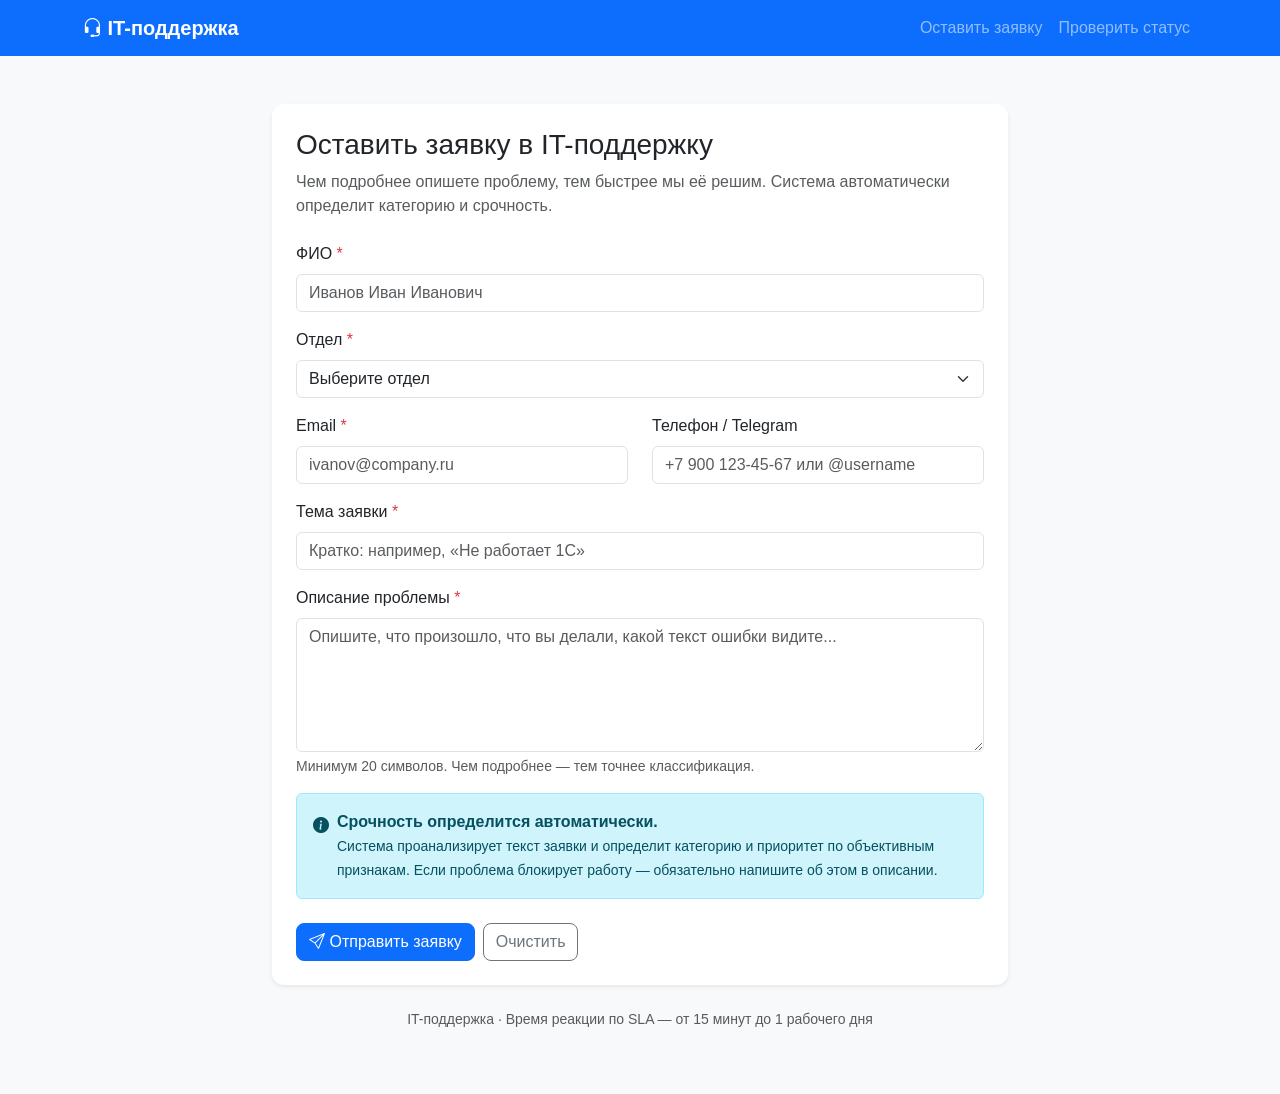
<file: index.html>
<!DOCTYPE html>
<html lang="ru">
<head>
  <meta charset="UTF-8">
  <meta name="viewport" content="width=device-width, initial-scale=1.0">
  <title>IT-поддержка — Оставить заявку</title>

  <!-- Bootstrap 5 через CDN -->
  <link href="https://cdn.jsdelivr.net/npm/bootstrap@5.3.3/dist/css/bootstrap.min.css" rel="stylesheet">
  <!-- Иконки Bootstrap -->
  <link href="https://cdn.jsdelivr.net/npm/bootstrap-icons@1.11.3/font/bootstrap-icons.css" rel="stylesheet">
  <!-- Свои стили -->
  <link rel="stylesheet" href="css/style.css">
</head>
<body class="bg-light">

  <!-- Навигация -->
  <nav class="navbar navbar-expand-lg navbar-dark bg-primary">
    <div class="container">
      <a class="navbar-brand" href="index.html">
        <i class="bi bi-headset"></i> IT-поддержка
      </a>
      <div class="navbar-nav ms-auto">
        <a class="nav-link" href="index.html">Оставить заявку</a>
        <a class="nav-link" href="status.html">Проверить статус</a>
      </div>
    </div>
  </nav>

  <!-- Основной контент -->
  <div class="container my-5">
    <div class="row justify-content-center">
      <div class="col-lg-8">

        <div class="card shadow-sm">
          <div class="card-body p-4">

            <h1 class="h3 mb-2">Оставить заявку в IT-поддержку</h1>
            <p class="text-muted mb-4">
              Чем подробнее опишете проблему, тем быстрее мы её решим.
              Система автоматически определит категорию и срочность.
            </p>

            <form id="ticketForm" novalidate>

              <!-- ФИО -->
              <div class="mb-3">
                <label for="full_name" class="form-label">ФИО <span class="text-danger">*</span></label>
                <input type="text" class="form-control" id="full_name" name="full_name"
                       placeholder="Иванов Иван Иванович" required>
                <div class="invalid-feedback">Укажите ваше ФИО.</div>
              </div>

              <!-- Отдел -->
              <div class="mb-3">
                <label for="department" class="form-label">Отдел <span class="text-danger">*</span></label>
                <select class="form-select" id="department" name="department" required>
                  <option value="" selected disabled>Выберите отдел</option>
                  <option>Бухгалтерия</option>
                  <option>Отдел продаж</option>
                  <option>Маркетинг</option>
                  <option>Разработка</option>
                  <option>HR</option>
                  <option>Логистика</option>
                  <option>Другое</option>
                </select>
                <div class="invalid-feedback">Выберите отдел.</div>
              </div>

              <!-- Email и телефон -->
              <div class="row">
                <div class="col-md-6 mb-3">
                  <label for="email" class="form-label">Email <span class="text-danger">*</span></label>
                  <input type="email" class="form-control" id="email" name="email"
                         placeholder="ivanov@company.ru" required>
                  <div class="invalid-feedback">Укажите корректный email.</div>
                </div>
                <div class="col-md-6 mb-3">
                  <label for="phone" class="form-label">Телефон / Telegram</label>
                  <input type="text" class="form-control" id="phone" name="phone"
                         placeholder="+7 900 123-45-67 или @username">
                </div>
              </div>

              <!-- Тема -->
              <div class="mb-3">
                <label for="subject" class="form-label">Тема заявки <span class="text-danger">*</span></label>
                <input type="text" class="form-control" id="subject" name="subject"
                       placeholder="Кратко: например, «Не работает 1С»" required maxlength="120">
                <div class="invalid-feedback">Укажите тему заявки.</div>
              </div>

              <!-- Описание -->
              <div class="mb-3">
                <label for="description" class="form-label">Описание проблемы <span class="text-danger">*</span></label>
                <textarea class="form-control" id="description" name="description" rows="5"
                          placeholder="Опишите, что произошло, что вы делали, какой текст ошибки видите..."
                          required minlength="20"></textarea>
                <div class="form-text">Минимум 20 символов. Чем подробнее — тем точнее классификация.</div>
                <div class="invalid-feedback">Опишите проблему подробнее (минимум 20 символов).</div>
              </div>

              <!-- Подсказка о срочности -->
              <div class="alert alert-info d-flex align-items-start mb-4" role="alert">
              <i class="bi bi-info-circle-fill me-2 mt-1"></i>
                <div>
                  <strong>Срочность определится автоматически.</strong><br>
                   <span class="small">
                    Система проанализирует текст заявки и определит категорию и приоритет
                    по объективным признакам. Если проблема блокирует работу —
                    обязательно напишите об этом в описании.
                  </span>
                </div>
              </div>

           

              <!-- Кнопки -->
              <div class="d-flex gap-2">
                <button type="submit" class="btn btn-primary">
                  <i class="bi bi-send"></i> Отправить заявку
                </button>
                <button type="reset" class="btn btn-outline-secondary">Очистить</button>
              </div>

            </form>

          </div>
        </div>

        <p class="text-center text-muted mt-4 small">
          IT-поддержка · Время реакции по SLA — от 15 минут до 1 рабочего дня
        </p>

      </div>
    </div>
  </div>

  <!-- Bootstrap JS -->
  <script src="https://cdn.jsdelivr.net/npm/bootstrap@5.3.3/dist/js/bootstrap.bundle.min.js"></script>
  <!-- Логика формы -->
  <script src="js/form.js"></script>
</body>
</html>
</file>
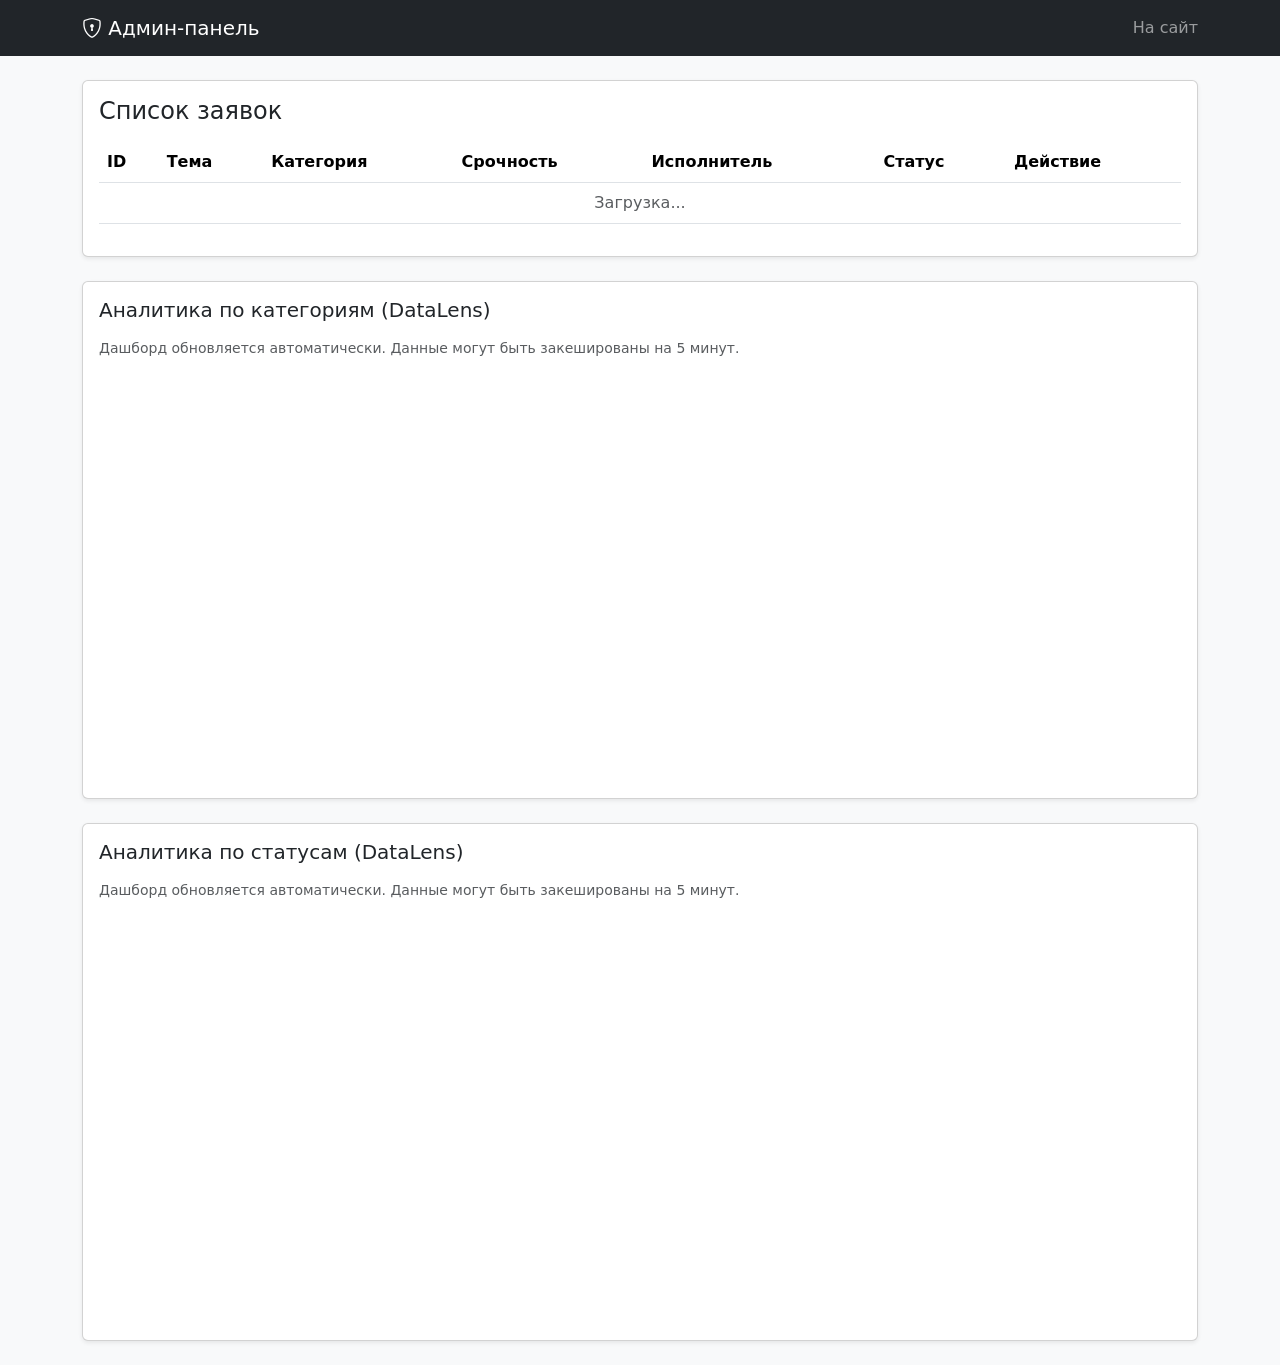
<file: adm.html>
<!DOCTYPE html>
<html lang="ru">
<head>
  <meta charset="UTF-8">
  <title>Админ-панель — IT-поддержка</title>
  <link href="https://cdn.jsdelivr.net/npm/bootstrap@5.3.3/dist/css/bootstrap.min.css" rel="stylesheet">
  <link href="https://cdn.jsdelivr.net/npm/bootstrap-icons@1.11.3/font/bootstrap-icons.css" rel="stylesheet">
</head>
<body class="bg-light">

<nav class="navbar navbar-dark bg-dark">
  <div class="container">
    <span class="navbar-brand"><i class="bi bi-shield-lock"></i> Админ-панель</span>
    <div class="navbar-nav ms-auto">
      <a class="nav-link" href="index.html">На сайт</a>
    </div>
  </div>
</nav>

<div class="container my-4">
  <div class="card shadow-sm">
    <div class="card-body">
      <h1 class="h4 mb-3">Список заявок</h1>
      <div class="table-responsive">
        <table class="table table-hover align-middle">
          <thead>
            <tr>
              <th>ID</th>
              <th>Тема</th>
              <th>Категория</th>
              <th>Срочность</th>
              <th>Исполнитель</th>
              <th>Статус</th>
              <th>Действие</th>
            </tr>
          </thead>
          <tbody id="ticketsTableBody">
            <tr><td colspan="7" class="text-center text-muted">Загрузка...</td></tr>
          </tbody>
        </table>
      </div>
    </div>
  </div>
    <!-- Карточка 2: Встроенная аналитика DataLens -->
    <div class="card shadow-sm mt-4">
      <div class="card-body">
        <h2 class="h5 mb-3">Аналитика по категориям (DataLens)</h2>
        <p class="text-muted small">
          Дашборд обновляется автоматически. Данные могут быть закешированы на 5 минут.
        </p>

          <iframe frameborder="0" src="https://datalens.yandex/s1ra9dco1enmb?_share_link=public&_embedded=1&_no_controls=1" width="100%" height="400px"></iframe>
       
      </div>
    </div>

 
    <!-- Карточка 3: Встроенная аналитика DataLens -->
    <div class="card shadow-sm mt-4">
      <div class="card-body">
        <h2 class="h5 mb-3">Аналитика по статусам (DataLens)</h2>
        <p class="text-muted small">
          Дашборд обновляется автоматически. Данные могут быть закешированы на 5 минут.
        </p>
        
         <iframe frameborder="0" src="https://datalens.yandex/v4vfsq67xh6ke?_no_controls=1" width="100%" height="400px"></iframe>
    
      </div>
    </div>

 
</div>

<script>

const GET_ALL_URL = 'https://functions.yandexcloud.net/d4encghgeriphl6r1pe4';
const UPDATE_URL = 'https://functions.yandexcloud.net/d4e0ctdp66rgbkfn3nmb';

async function loadTickets() {
  try {
    const response = await fetch(GET_ALL_URL);
    const tickets = await response.json();
    renderTickets(tickets);
  } catch (e) {
    console.error(e);
    alert('Ошибка загрузки заявок');
  }
}

function renderTickets(tickets) {
  const tbody = document.getElementById('ticketsTableBody');
  if (!tickets || tickets.length === 0) {
    tbody.innerHTML = '<tr><td colspan="7" class="text-center text-muted">Заявок пока нет</td></tr>';
    return;
  }

  tbody.innerHTML = tickets.map(t => `
    <tr id="row-${t.ticket_id}">
      <td><code>${t.ticket_id}</code></td>
      <td>${t.subject}</td>
      <td>${t.category}</td>
      <td>${t.urgency}</td>
      <td>${t.assignee}</td>
      <td><span class="badge ${statusClass(t.status)}" id="badge-${t.ticket_id}">${t.status}</span></td>
      <td>
        <div class="d-flex gap-2">
          <select class="form-select form-select-sm" id="select-${t.ticket_id}">
            <option value="" disabled selected>Выберите...</option>
            <option value="новая">Новая</option>
            <option value="в работе">В работе</option>
            <option value="на проверке">На проверке</option>
            <option value="закрыта">Закрыта</option>
            <option value="эскалирована">Эскалирована</option>
          </select>
          <button class="btn btn-sm btn-primary" onclick="saveStatus('${t.ticket_id}')">Сохранить</button>
        </div>
      </td>
    </tr>
  `).join('');
}

async function saveStatus(ticketId) {
  const select = document.getElementById(`select-${ticketId}`);
  const newStatus = select.value;

  if (!newStatus) {
    alert('Выберите новый статус');
    return;
  }

  try {
    const response = await fetch(UPDATE_URL, {
      method: 'POST',
      headers: { 'Content-Type': 'application/json' },
      body: JSON.stringify({ ticket_id: ticketId, status: newStatus })
    });

    if (response.ok) {
      // Обновляем бейдж без перезагрузки всей таблицы
      const badge = document.getElementById(`badge-${ticketId}`);
      badge.textContent = newStatus;
      badge.className = 'badge ' + statusClass(newStatus);
      select.value = ''; // Сбрасываем выбор
    } else {
      alert('Ошибка обновления');
    }
  } catch (e) {
    console.error(e);
    alert('Ошибка сети');
  }
}

function statusClass(status) {
  switch (status) {
    case 'новая': return 'bg-secondary';
    case 'назначена': return 'bg-primary';
    case 'в работе': return 'bg-warning text-dark';
    case 'на проверке': return 'bg-info text-dark';
    case 'закрыта': return 'bg-success';
    case 'эскалирована': return 'bg-danger';
    default: return 'bg-secondary';
  }
}

document.addEventListener('DOMContentLoaded', loadTickets);

// Загружаем данные при открытии страницы
document.addEventListener('DOMContentLoaded', loadTickets);
</script>

</body>
</html>
</file>
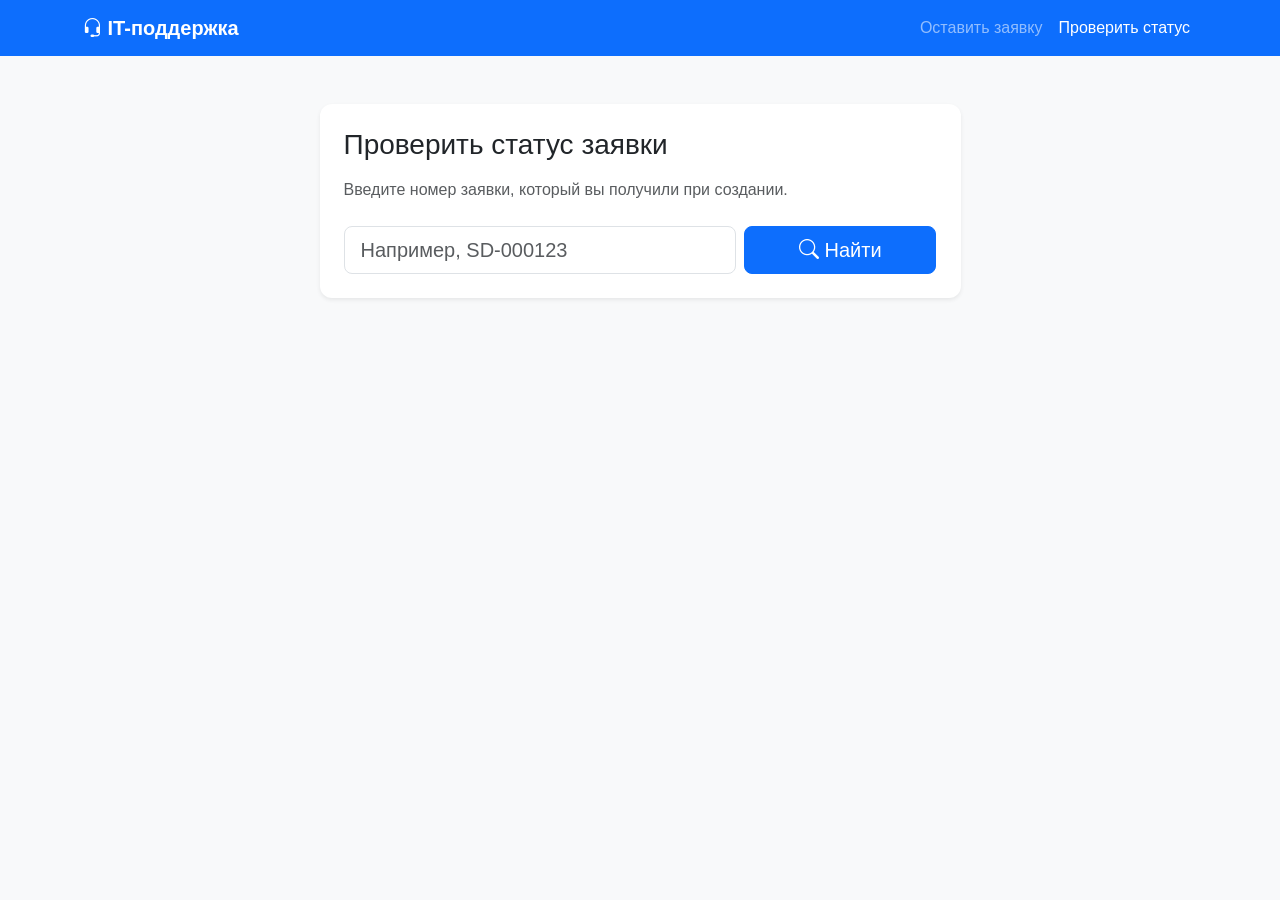
<file: status.html>
<!DOCTYPE html>
<html lang="ru">
<head>
  <meta charset="UTF-8">
  <meta name="viewport" content="width=device-width, initial-scale=1.0">
  <title>Проверить статус заявки — IT-поддержка</title>
  <link href="https://cdn.jsdelivr.net/npm/bootstrap@5.3.3/dist/css/bootstrap.min.css" rel="stylesheet">
  <link href="https://cdn.jsdelivr.net/npm/bootstrap-icons@1.11.3/font/bootstrap-icons.css" rel="stylesheet">
  <link rel="stylesheet" href="css/style.css">
</head>
<body class="bg-light">

  <nav class="navbar navbar-expand-lg navbar-dark bg-primary">
    <div class="container">
      <a class="navbar-brand" href="index.html">
        <i class="bi bi-headset"></i> IT-поддержка
      </a>
      <div class="navbar-nav ms-auto">
        <a class="nav-link" href="index.html">Оставить заявку</a>
        <a class="nav-link active" href="status.html">Проверить статус</a>
      </div>
    </div>
  </nav>

  <div class="container my-5">
    <div class="row justify-content-center">
      <div class="col-lg-7">

        <!-- Форма поиска -->
        <div class="card shadow-sm mb-4">
          <div class="card-body p-4">
            <h1 class="h3 mb-3">Проверить статус заявки</h1>
            <p class="text-muted mb-4">
              Введите номер заявки, который вы получили при создании.
            </p>

            <form id="statusForm" class="row g-2">
              <div class="col-md-8">
                <input type="text" class="form-control form-control-lg"
                       id="ticketId" placeholder="Например, SD-000123" required>
              </div>
              <div class="col-md-4 d-grid">
                <button type="submit" class="btn btn-primary btn-lg">
                  <i class="bi bi-search"></i> Найти
                </button>
              </div>
            </form>
          </div>
        </div>

        <!-- Результат поиска (скрыт по умолчанию) -->
        <div class="card shadow-sm d-none" id="resultCard">
          <div class="card-body p-4">

            <div class="d-flex justify-content-between align-items-start mb-3">
              <div>
                <div class="text-muted small">Заявка</div>
                <div class="h4 mb-0" id="resTicketId">SD-000000</div>
              </div>
              <span class="badge bg-secondary fs-6" id="resStatus">новая</span>
            </div>

            <hr>

            <dl class="row mb-0">
              <dt class="col-sm-4 text-muted">Тема</dt>
              <dd class="col-sm-8" id="resSubject">—</dd>

              <dt class="col-sm-4 text-muted">Категория</dt>
              <dd class="col-sm-8" id="resCategory">—</dd>

              <dt class="col-sm-4 text-muted">Срочность</dt>
              <dd class="col-sm-8" id="resUrgency">—</dd>

              <dt class="col-sm-4 text-muted">Исполнитель</dt>
              <dd class="col-sm-8" id="resAssignee">—</dd>

              <dt class="col-sm-4 text-muted">Создана</dt>
              <dd class="col-sm-8" id="resCreated">—</dd>

              <dt class="col-sm-4 text-muted">Срок решения (SLA)</dt>
              <dd class="col-sm-8" id="resSla">—</dd>
            </dl>

          </div>
        </div>

        <!-- Сообщение «не найдено» -->
        <div class="alert alert-warning d-none" id="notFound">
          <i class="bi bi-exclamation-triangle"></i>
          Заявка с таким номером не найдена. Проверьте номер и попробуйте снова.
        </div>

      </div>
    </div>
  </div>

  <script src="https://cdn.jsdelivr.net/npm/bootstrap@5.3.3/dist/js/bootstrap.bundle.min.js"></script>
  <script src="js/status.js"></script>
</body>
</html>
</file>
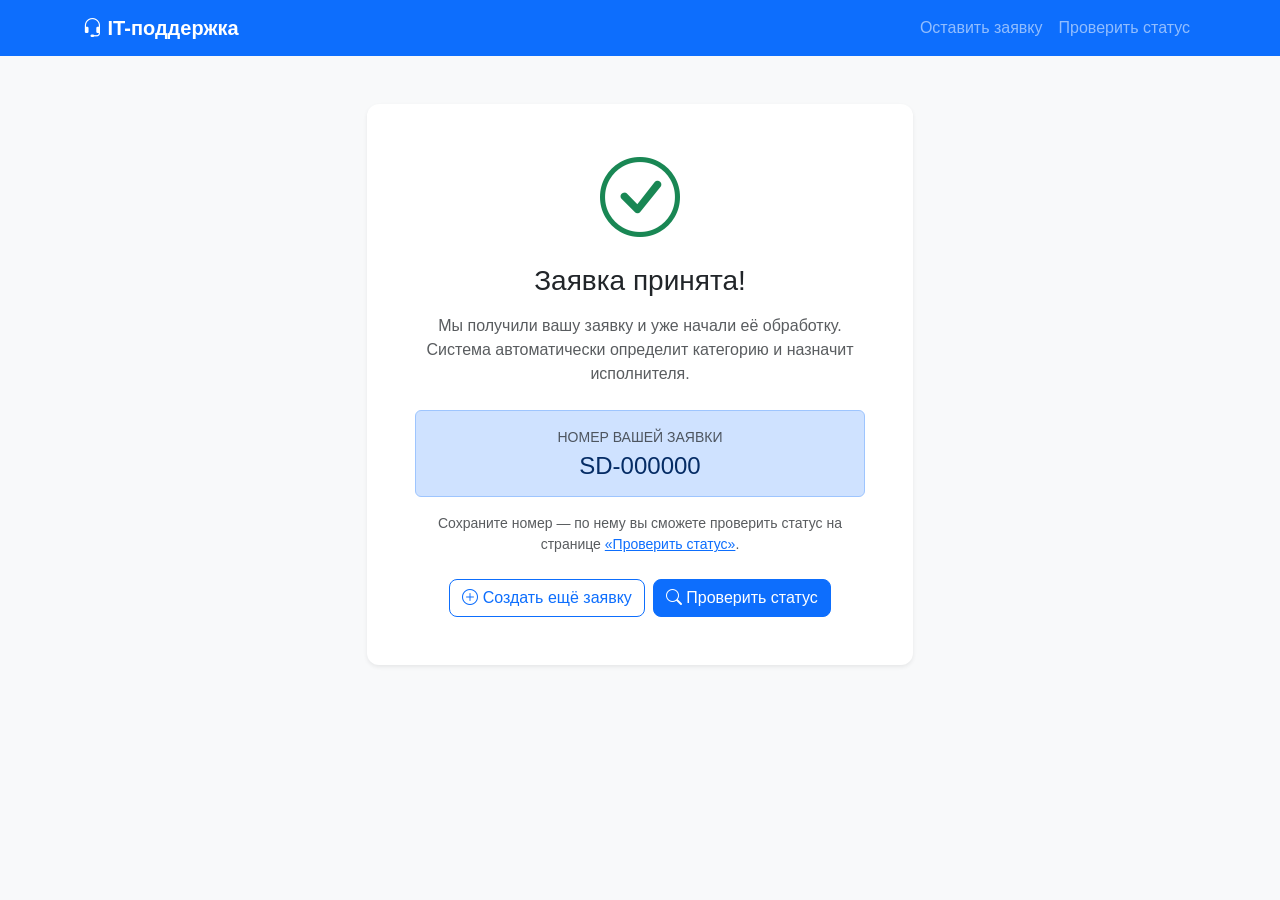
<file: thank-you.html>
<!DOCTYPE html>
<html lang="ru">
<head>
  <meta charset="UTF-8">
  <meta name="viewport" content="width=device-width, initial-scale=1.0">
  <title>Заявка принята — IT-поддержка</title>
  <link href="https://cdn.jsdelivr.net/npm/bootstrap@5.3.3/dist/css/bootstrap.min.css" rel="stylesheet">
  <link href="https://cdn.jsdelivr.net/npm/bootstrap-icons@1.11.3/font/bootstrap-icons.css" rel="stylesheet">
  <link rel="stylesheet" href="css/style.css">
</head>
<body class="bg-light">

  <nav class="navbar navbar-expand-lg navbar-dark bg-primary">
    <div class="container">
      <a class="navbar-brand" href="index.html">
        <i class="bi bi-headset"></i> IT-поддержка
      </a>
      <div class="navbar-nav ms-auto">
        <a class="nav-link" href="index.html">Оставить заявку</a>
        <a class="nav-link" href="status.html">Проверить статус</a>
      </div>
    </div>
  </nav>

  <div class="container my-5">
    <div class="row justify-content-center">
      <div class="col-lg-6">

        <div class="card shadow-sm text-center">
          <div class="card-body p-5">

            <div class="display-1 text-success mb-3">
              <i class="bi bi-check-circle"></i>
            </div>

            <h1 class="h3 mb-3">Заявка принята!</h1>

            <p class="text-muted mb-4">
              Мы получили вашу заявку и уже начали её обработку.
              Система автоматически определит категорию и назначит исполнителя.
            </p>

            <div class="alert alert-primary">
              <div class="small text-uppercase text-muted mb-1">Номер вашей заявки</div>
              <div class="h4 mb-0" id="ticketNumber">SD-000000</div>
            </div>

            <p class="text-muted small mb-4">
              Сохраните номер — по нему вы сможете проверить статус на странице
              <a href="status.html">«Проверить статус»</a>.
            </p>

            <div class="d-flex gap-2 justify-content-center">
              <a href="index.html" class="btn btn-outline-primary">
                <i class="bi bi-plus-circle"></i> Создать ещё заявку
              </a>
              <a href="status.html" class="btn btn-primary">
                <i class="bi bi-search"></i> Проверить статус
              </a>
            </div>

          </div>
        </div>

      </div>
    </div>
  </div>

  <script>
    // Забираем номер заявки из localStorage (его туда положит form.js)
    const ticketNumber = localStorage.getItem('last_ticket_number') || 'SD-000000';
    document.getElementById('ticketNumber').textContent = ticketNumber;
  </script>
</body>
</html>
</file>
<file: css/style.css>
/* Общие стили поверх Bootstrap */

body {
  font-family: -apple-system, BlinkMacSystemFont, "Segoe UI", Roboto, "Helvetica Neue", Arial, sans-serif;
}

.navbar-brand {
  font-weight: 600;
}

.card {
  border: none;
  border-radius: 12px;
}

.form-label {
  font-weight: 500;
}

.btn {
  border-radius: 8px;
}

/* Немного «воздуха» для страницы благодарности */
.display-1 {
  font-size: 5rem;
}

/* Бейджи статусов */
.badge.status-new        { background-color: #6c757d; }
.badge.status-assigned   { background-color: #0d6efd; }
.badge.status-in-progress{ background-color: #fd7e14; }
.badge.status-review     { background-color: #6f42c1; }
.badge.status-closed     { background-color: #198754; }
.badge.status-escalated  { background-color: #dc3545; }
</file>
